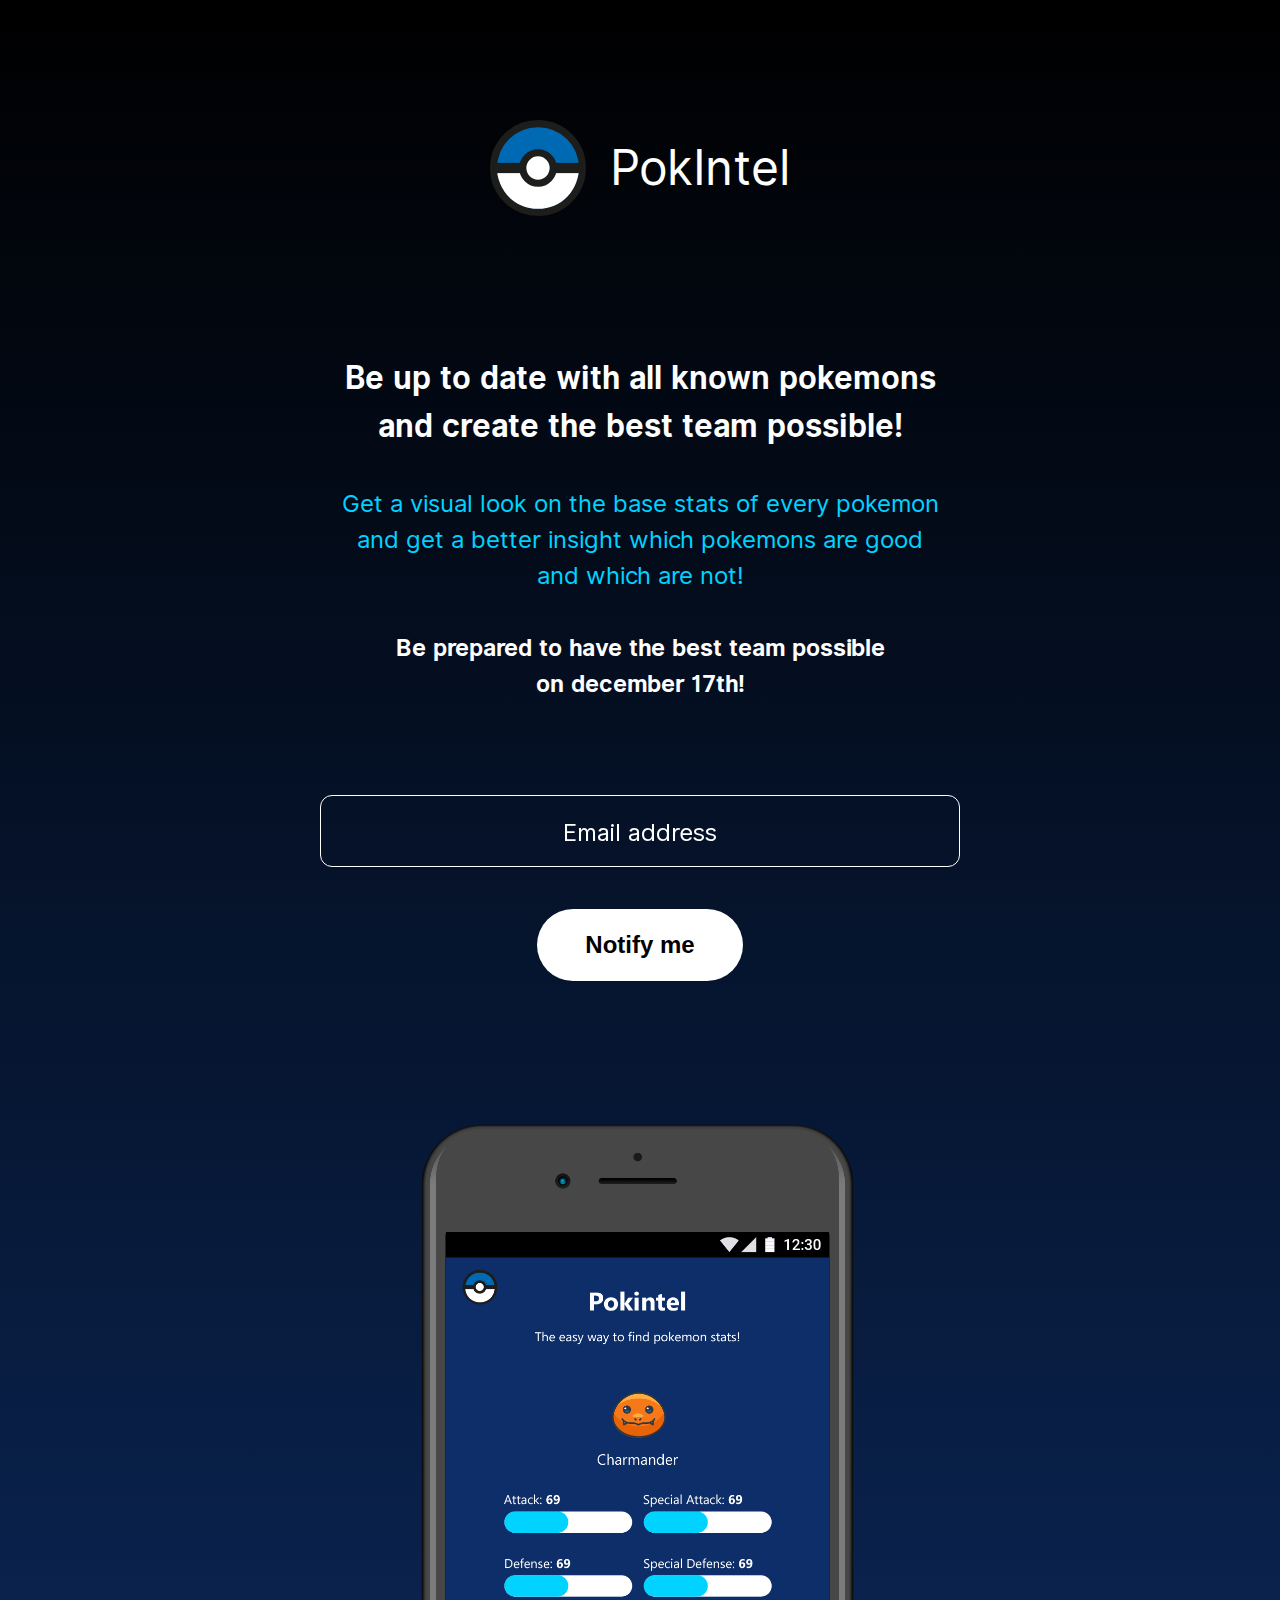
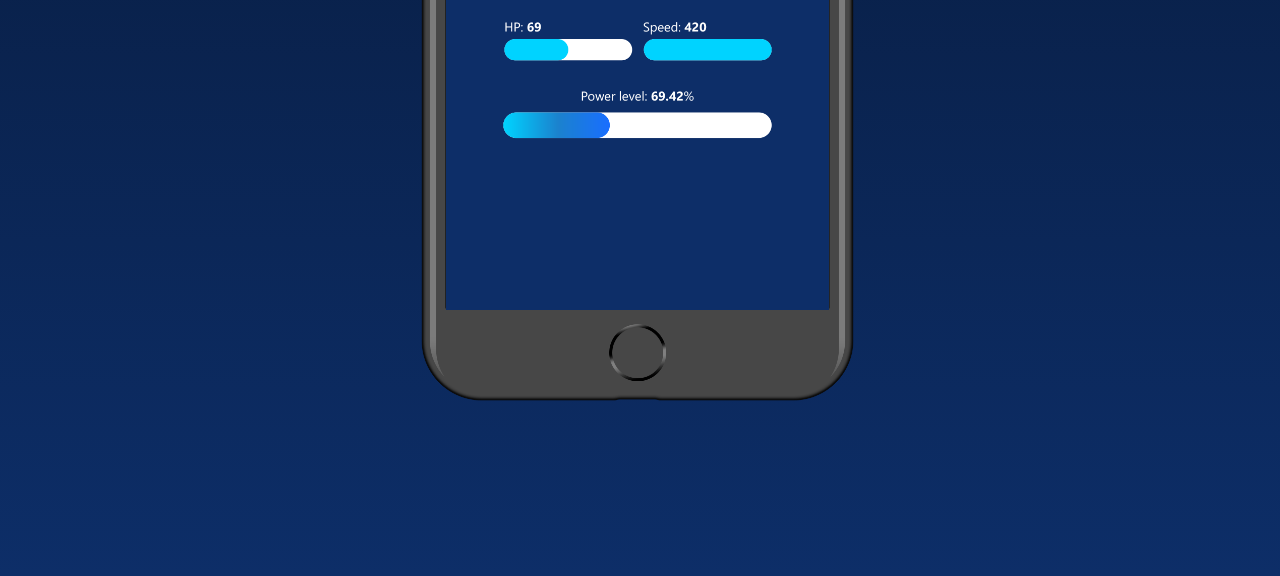
<file: LandingPage.html>
<!DOCTYPE html>
<html lang="en" class="LandingPage_html_background">
    <head>
        <meta charset="UTF-8">
        <meta name="viewport" content="width=device-width, initial-scale=1.0">

        <link rel="apple-touch-icon" sizes="180x180" href="./Images/apple-touch-icon.png">
        <link rel="icon" type="image/png" sizes="32x32" href="./Images/favicon-32x32.png">
        <link rel="icon" type="image/png" sizes="16x16" href="./Images/favicon-16x16.png">
        <link rel="manifest" href="./Images/site.webmanifest">
        <link rel="mask-icon" href="./Images/safari-pinned-tab.svg" color="#5bbad5">
        <meta name="msapplication-TileColor" content="#da532c">
        <meta name="theme-color" content="#ffffff">

        <link rel="stylesheet" href="Style/normalize.css">
        <link rel="stylesheet" href="Style/screen.css">
        <script src="./Script/LandingPage.js"></script>
        <title>LandingPage</title>

    </head>
    <body>
        <div class="c-landingpage ">
            <div class="c-title-icon-text o-layout">
                <svg class="c-pokeball" xmlns="http://www.w3.org/2000/svg" width="134.16" height="134.16" viewBox="0 0 134.16 134.16"><g transform="translate(-218.36 -143.97)"><rect width="124.16" height="124.16" rx="62.08" transform="translate(223.36 148.97)" fill="#0069b4" stroke="#1d1d1b" stroke-miterlimit="10" stroke-width="10"/><path d="M343.18,206.07h0c0,37.51-25.86,62.08-57.77,62.08h0c-31.9,0-58.1-25-57.76-62.08h0" fill="#fff"/><rect width="124.16" height="14.01" transform="translate(223.36 204.04)" fill="#1d1d1b" stroke="#1d1d1b" stroke-miterlimit="10" stroke-width="0.25"/><rect width="42.52" height="42.52" rx="21.26" transform="translate(264.18 189.79)" fill="#fff" stroke="#1d1d1b" stroke-miterlimit="10" stroke-width="10"/></g></svg>
                <div class="c-title-text">PokIntel</div>
            </div>

            <div class="c-text o-layout o-layout--align-center o-layout--justify-center">

                <div class="c-white-text-lg u-center-text u-text-mb">
                    <div>Be up to date with all known pokemons</div>
                    <div>and create the best team possible!</div>
                </div>
        
                <div class="c-cyan-text-sm u-center-text u-text-mb">
                    <div>Get a visual look on the base stats of every pokemon</div>
                    <div>and get a better insight which pokemons are good</div>
                    <div>and which are not!</div>
                </div>
        
                <div class="c-white-text-sm u-center-text">
                    <div>Be prepared to have the best team possible</div>
                    <div>on december 17th!</div>
                </div>

            </div>
            
            <form class="c-email o-layout o-layout--justify-center o-layout--align-center">
                
                <div class="c-form-field js-email-field">
                    <label class="c-label-email js-email-label c-label-floating o-layout o-layout--justify-center" for="username">
                        Email address    
                        <span class="js-email-error-message"></span>
                    </label>
                    <input class=" o-layout-email-input c-input js-email-input" type="email" name="username" id="username"  required>
                </div>

                <div>
                    <button class="o-layout-button_email c-button js-sign-in-button">
                        Notify me
                    </button>
                </div> 
                    
            </form>

            <img class="o-smartphone" src="./Images/mainapp.png" alt="app screen">
        </div>    
    </body>
</html>
</file>
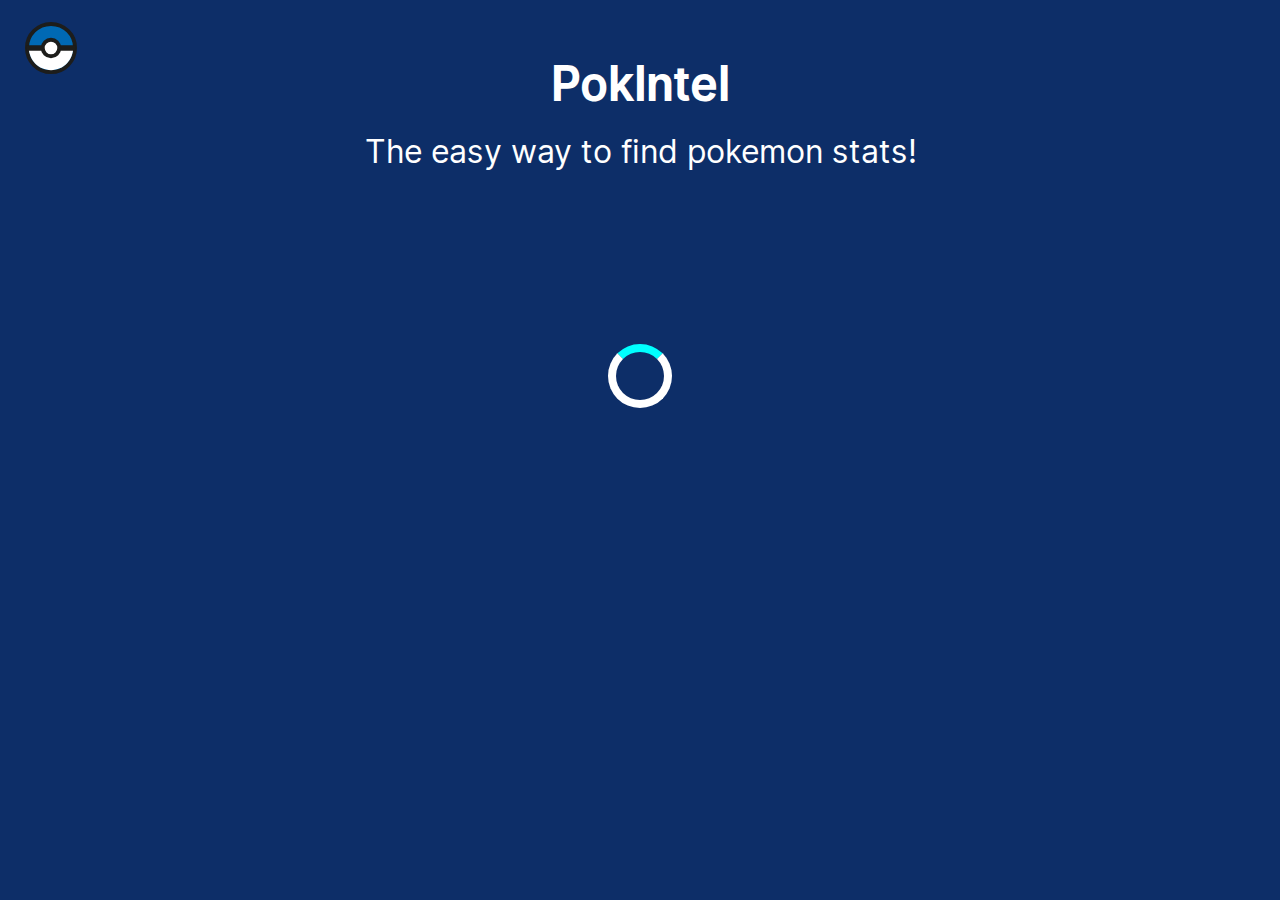
<file: Mainpage.html>
<!doctype html>
<html lang="en">
    <head>
        <meta charset="utf-8">
        <meta name="viewport" content="width=device-width, initial-scale=1.0">
        <title>PokIntel</title>

        <link rel="apple-touch-icon" sizes="180x180" href="./Images/apple-touch-icon.png">
        <link rel="icon" type="image/png" sizes="32x32" href="./Images/favicon-32x32.png">
        <link rel="icon" type="image/png" sizes="16x16" href="./Images/favicon-16x16.png">
        <link rel="manifest" href="./Images/site.webmanifest">
        <link rel="mask-icon" href="./Images/safari-pinned-tab.svg" color="#5bbad5">
        <meta name="msapplication-TileColor" content="#da532c">
        <meta name="theme-color" content="#ffffff">
        <link rel="stylesheet" href="Style/normalize.css">
        <link rel="stylesheet" href="Style/screen.css">
        <script src="./Script/Mainpage.js"></script>
    </head>

    <body>
        <div class='o-container'>

            <div id="myNav" class="overlay">
                <button class="closebtn" id="js-button-close">
                    <svg class="c-close-icon" xmlns="http://www.w3.org/2000/svg"   viewBox="0 0 24 24"  stroke="currentColor" stroke-width="2" stroke-linecap="round" stroke-linejoin="round" class="feather feather-x"><line x1="18" y1="6" x2="6" y2="18"></line><line x1="6" y1="6" x2="18" y2="18"></line></svg>
                </button>

                <div class="overlay-content">

                    <label class="c-type o-normal" for="showAll">Show all</label>
                    <input class="o-hide-accessible" type="radio" id="showAll" name="Type">

                    <label class="c-type o-water" for="water">water</label>
                    <input class="o-hide-accessible" type="radio" id="water" name="Type">

                    <label class="c-type o-fire" for="fire">Fire</label>
                    <input class="o-hide-accessible" type="radio" id="fire" name="Type">
                    
                    <label class="c-type o-grass" for="grass">Grass</label>
                    <input class="o-hide-accessible" type="radio" id="grass" name="Type">

                    <label class="c-type o-electric" for="electric">Electric</label>
                    <input class="o-hide-accessible" type="radio" id="electric" name="Type">
                    
                    <label class="c-type o-ground" for="ground">Ground</label>
                    <input class="o-hide-accessible" type="radio" id="ground" name="Type">

                    <label class="c-type o-rock" for="rock">Rock</label>
                    <input class="o-hide-accessible" type="radio" id="rock" name="Type">

                    <label class="c-type o-steel" for="steel">Steel</label>
                    <input class="o-hide-accessible" type="radio" id="steel" name="Type">

                    <label class="c-type o-dragon" for="dragon">Dragon</label>
                    <input class="o-hide-accessible" type="radio" id="dragon" name="Type">

                    <label class="c-type o-ice" for="ice">Ice</label>
                    <input class="o-hide-accessible" type="radio" id="ice" name="Type">

                    <label class="c-type o-psychic" for="psychic">Psychic</label>
                    <input class="o-hide-accessible" type="radio" id="psychic" name="Type">

                    <label class="c-type o-poison" for="poison">Poison</label>
                    <input class="o-hide-accessible" type="radio" id="poison" name="Type">

                    <label class="c-type o-bug" for="bug">Bug</label>
                    <input class="o-hide-accessible" type="radio" id="bug" name="Type">

                    <label class="c-type o-fairy" for="fairy">Fairy</label>
                    <input class="o-hide-accessible" type="radio" id="fairy" name="Type">

                    <label class="c-type o-ghost" for="ghost">Ghost</label>
                    <input class="o-hide-accessible" type="radio" id="ghost" name="Type">

                    <label class="c-type o-fighting" for="fighting">Fighting</label>
                    <input class="o-hide-accessible" type="radio" id="fighting" name="Type">

                    <label class="c-type o-normal" for="normal">Normal</label>
                    <input class="o-hide-accessible" type="radio" id="normal" name="Type">


                </div>
            </div>

            

            <section class=" o-row o-row--lg ">
                <button class="c-nav-button o-layout o-layout__item o-layout--justify-start o-layout--align-center" id="js-button-open">
                    <svg class="c-nav-icon" id="hamburger-icon" xmlns="http://www.w3.org/2000/svg" width="80" height="80" viewBox="0 0 134.16 134.16"><g transform="translate(-218.36 -143.97)"><rect width="124.16" height="124.16" rx="62.08" transform="translate(223.36 148.97)" fill="#0069b4" stroke="#1d1d1b" stroke-miterlimit="10" stroke-width="10"/><path d="M343.18,206.07h0c0,37.51-25.86,62.08-57.77,62.08h0c-31.9,0-58.1-25-57.76-62.08h0" fill="#fff"/><rect width="124.16" height="14.01" transform="translate(223.36 204.04)" fill="#1d1d1b" stroke="#1d1d1b" stroke-miterlimit="10" stroke-width="0.25"/><rect width="42.52" height="42.52" rx="21.26" transform="translate(264.18 189.79)" fill="#fff" stroke="#1d1d1b" stroke-miterlimit="10" stroke-width="10"/></g></svg>
                </button>
                <div class="o-layout o-layout__item o-layout--justify-center o-layout--align-center ">
                    <p class="c-title-app o-layout o-layout__item o-layout--justify-center">PokIntel</p>
                    <p class="c-motto-app">The easy way to find pokemon stats!</p>
                </div>
            </section>

        </div>
        <div class="o-container">

            <section class="js-pokemonlist">
            </section>

            <div class="o-row o-row--lg o-layout o-layout--justify-center o-layout--align-center">
                <div class="c-loader" id="id_loader"></div>
            </div>

            <div class="watcher js-animate-in-reset">
                
            </div>

        </div>
    </body>
</html>
</file>
<file: Style/screen.css>
/*------------------------------------*\
#FONTS
\*------------------------------------*/

@font-face{
    font-family: "Inter Web";
    font-weight: 400;
    src: url("../Fonts/Inter-UI-Regular.woff2") format("woff2")
}

@font-face{
    font-family: "Inter Web";
    font-weight: 500;
    src: url("../Fonts/Inter-UI-Medium.woff2") format("woff2")
}

@font-face{
    font-family: "Inter Web";
    font-weight: 600;
    src: url("../Fonts/Inter-UI-Bold.woff2") format("woff2")
}

/*------------------------------------*\
#Variables
\*------------------------------------*/

:root {
    /* Global colors general */
    --global-color-alpha-light: #4F95FF;
    --global-color-alpha: #3385FF;
    --global-color-alpha-dark: #2E77E6;
    --global-color-alpha-x-dark: #1B4186;
    --global-color-alpha-x-transparent: #3385ff4d;

    /* Global colors error input landingpage*/
    --global-color-error: #FF3333;
    --global-color-error-transparent: #FF3333bf;

    /* Global colors Text*/
    --global-color-blueText:#00D3FF;
    --global-color-neutral-xxxxx-light: #FFFFFF;
    --global-color-neutral-xxxxx-dark: black;

    /* Global statbar*/
    --global-color-statbar:cyan;
    --global-color-powerlevel:linear-gradient(90deg, rgba(0,0,0,1) 0%, rgba(0,239,255,1) 0%, rgba(0,92,255,1) 100%);

     /* Global colors Mainpage overlay*/
    --global-color-background-overlay: rgba(0,0,0, 0.9);
    --global-color-neutral-xxxx-dark: #0D2E68;

    /* Global colors types*/
    --global-color-type-neutral:#f1f1f1;
    --global-color-type-water:rgba(0,0,255, 0.7);
    --global-color-type-fire:rgba(255,0,0, 0.7);
    --global-color-type-grass: green;
    --global-color-type-electric: yellow;
    --global-color-type-ground: #b5651D;
    --global-color-type-rock: #654321;
    --global-color-type-steel: gray;
    --global-color-type-ice: var(--global-color-statbar);
    --global-color-type-psychic: hotpink;
    --global-color-type-poison: purple;
    --global-color-type-bug:#006400;
    --global-color-type-fairy:#FFB6C1;
    --global-color-type-ghost:#301934;
    --global-color-type-fighting: brown;
    --global-color-type-normal: var(--global-color-neutral-xxxxx-light);
    


    /* global page settings */
    --global-page-backgroundColorLandingpage: linear-gradient(180deg, rgba(0,0,0,1) 0%, rgba(0,0,0,1) 0%, rgba(13,46,104,1) 100%);
    --global-page-backgroundColorMainpage: var(--global-color-neutral-xxxx-dark);
    --global-selection-backgroundColor: var(--global-color-alpha);

    /* border radius */
    --global-borderRadius-email: 0.625rem;
    --global-borderRadius-button: 1.5rem;
    --global-borderWidth: 0.0625rem;
    --global-bar-radius: 1rem;
    --global-bar-radius-md: 1.5rem;


    --global-border : 0.0625rem solid var(--global-color-neutral-xxxxx-light);

    /* transitions */
    --global-transitionEasing-out: ease-out;
    --global-transitionEasing-out-cubic: cubic-bezier(0.22, 0.61, 0.36, 1);
    --global-transitionDuration-alpha: .1s;
    --global-transitionDuration-beta: .2s;
    --global-transitionDuration-gamma: .3s;


     /* Baseline settings */
    --global-baseline-x10: 0.5rem;/* = 8px */
    --global-baseline-x15: 0.75rem; /* = 12px */
    --global-baseline-x20: 1rem; /* = 16px */
    --global-baseline-x30:1.5rem; /* = 24px */
    --global-baseline-x40:2rem; /* = 32px */
    --global-baseline-x50:2.5rem; /* = 40px */
    --global-baseline-x60:3rem; /* = 48px */
    --global-baseline-x80:4rem; /* = 64px */
    --global-baseline-x100:5rem; /* = 80px */
    --global-baseline-x120:6rem; /* = 96px */

    /* Font Sizes */
    --global-fz-sm-xx: var(--global-baseline-x10); /* = 8px */
    --global-fz-sm-x: calc(var(--global-baseline-x10)*1.25); /* = 10px */
    --global-fz-sm: var(--global-baseline-x15); /* = 12px */
    --global-fz-md: var(--global-baseline-x20); /* = 16px */
    --global-fz-lg: var(--global-baseline-x30); /* = 24px */

    /* Heights => for bars main app */
    --global-height-sm:var(--global-baseline-x10);/* = 8px */
    --global-height-md:var(--global-baseline-x15);/* = 12px */
    --global-height-md-x:var(--global-baseline-x20);/* = 16px */
    --global-height-lg:var(--global-baseline-x30);/* = 24px */
    --global-height-lg-x:var(--global-baseline-x40);/* = 32px */
    --global-height-lg-xx:var(--global-baseline-x50);/* = 40px */
    --global-height-lg-xxx:var(--global-baseline-x60);/* = 48px */

    /* Widths => for bars main app */
    --global-width-sm:var(--global-baseline-x10);/* = 8px */
    --global-width-md:var(--global-baseline-x15);/* = 12px */
    --global-width-md-x:var(--global-baseline-x20);/* = 16px */
    --global-width-lg:var(--global-baseline-x30);/* = 24px */
    --global-width-lg-x:var(--global-baseline-x40);/* = 32px */
    --global-width-lg-xx:var(--global-baseline-x50);/* = 40px */
    --global-width-lg-xxx:var(--global-baseline-x60);/* = 48px */



    --global-whitespace-md-plus4: calc(var(--global-baseline-x10) * 2.5); /* = 20px */         
    --global-whitespace: calc(var(--global-baseline-x10) * 3); /* = 24px */

    --global-whitespace-xs: calc(var(--global-baseline-x10) * .5); /* = 4px */
    --global-whitespace-sm: calc(var(--global-baseline-x10) * 1); /*  = 8px */
    --global-whitespace-md: calc(var(--global-baseline-x10) * 2); /*  = 16px */
    --global-whitespace-lg: calc(var(--global-baseline-x10) * 4); /*  = 32px */
    --global-whitespace-xl: calc(var(--global-whitespace) * 2); /*  = 48px */
    --global-whitespace-xxl: calc(var(--global-whitespace) * 3); /*  = 72px */

    /* forms */
    --global-input-focus-boxShadowSpread: 0 0 0 0.1875rem;
    --global-input-focus-boxShadowColor: var(--global-color-alpha-x-transparent);
    --global-input-error-boxShadowColor: var(--global-color-error-x-transparent);
    --global-page-color: var(--global-color-neutral-xxxxx-light);
    --global-label-color: var(--global-color-neutral-xx-light);
    --global-placeholder-color: var(--global-color-neutral-dark);
    --global-input-backgroundColor: var(--global-color-neutral-xxxx-dark);
    --global-input-color: var(--global-color-neutral-xxxx-light);
    --global-input-borderColor: var(--global-input-backgroundColor);
    --global-input-hover-borderColor: var(--global-input-backgroundColor);
    --global-input-focus-borderColor: var(--global-input-backgroundColor);
    --global-input-focus-boxShadowColor: var(--global-color-alpha-light);
    --global-input-error-boxShadowColor: var(--global-color-error-transparent);
}


/*------------------------------------*\
#GENERIC
\*------------------------------------*/

/*
    Generic: Page
    ---
    Global page styles + universal box-sizing:
*/

html {
    background: var(--global-page-backgroundColorMainpage);
    color: var(--global-page-color);
    font-size: 16px;
    line-height: 1.5;
    font-family: "Inter Web", Helvetica, arial, sans-serif;
    box-sizing: border-box;
    -webkit-font-smoothing: antialiased;
    -moz-osx-font-smoothing: grayscale;
    margin: 0px;
    min-height: 100vh;
}



*,
*:before,
*:after {
    box-sizing: inherit;
}

/*
* Remove text-shadow in selection highlight:
* https://twitter.com/miketaylr/status/12228805301
*
* Customize the background color to match your design.
*/

::-moz-selection {
    background: var(--global-selection-backgroundColor);
    color: white;
    text-shadow: none;
}

::selection {
    background: var(--global-selection-backgroundColor);
    color: white;
    text-shadow: none;
}

/*------------------------------------*\
#Elements
\*------------------------------------*/

/*
Elements: Images
---
Default markup for images to make them responsive
*/

img {
    max-width: 100%;
    vertical-align: top;
}

/*
    Elements: typography
    ---
    Default markup for typographic elements
*/

h1,
h2,
h3 {
    font-weight: 700;
}

h1 {
    font-size: 2.25rem;
    line-height: calc(var(--global-baseline-x10) * 6);
    margin: 0 0 var(--global-whitespace);
}

h2 {
    font-size: 2rem;
    line-height: calc(var(--global-baseline-x10) * 5);
    margin: 0 0 var(--global-whitespace);
}

h3 {
    font-size: 1.625rem;
    line-height: calc(var(--global-baseline-x10) * 4);
    margin: 0 0 var(--global-whitespace);
}

h4,
h5,
h6 {
    font-size: 1rem;
    font-weight: 600;
    line-height: calc(var(--global-baseline-x10) * 3);
    margin: 0 0 var(--global-whitespace);
}

p,
ol,
ul,
dl,
table,
address,
figure {
    margin: 0 0 var(--global-baseline-x10);
}

ul,
ol {
    padding-left: var(--global-whitespace);
}

li ul,
li ol {
    margin-bottom: 0;
}

blockquote {
    font-style: normal;
    font-size: 1.5rem;
    line-height: calc(var(--global-baseline-x10) * 6);
    margin: 0 0 var(--global-whitespace);
}

blockquote * {
    font-size: inherit;
    line-height: inherit;
}

figcaption {
    font-weight: 400;
    font-size: 0.75rem;
    line-height: calc(var(--global-baseline-x10) * 2);
    margin-top: var(--global-whitespace-xxs);
}

hr {
    border: 0;
    height: var(--global-borderWidth);
    background: LightGrey;
    margin: 0 0 var(--global-whitespace);
}

a {
    --link-transition: all var(--global-transitionDuration-alpha) var(--global-transitionEasing-out);
    transition: var(--link-transition);
    color: var(--link-color, var(--global-color-alpha));
    outline-color: var(--link-boxShadowColor);
    outline-width: medium;
    outline-offset: 2px;
}

a:visited {
    color: var(--link-visited-color, var(--global-color-alpha));
}

a:hover {
    color: var(--link-hover-color, var(--global-color-alpha-light));
}

a:active {
    color: var(--link-active-color, var(--global-color-alpha-dark));
}

a:focus {
    color: var(--link-focus-color, var(--global-color-alpha));
}

label,
input {
    display: block;
}

select {
    width: 100%;
}





/*==============================================================================================================================================================================================*/





/*#region Mainpage*/


/*#Credits to screen.css from labo's*/

.c-input:focus,
.c-input:active {
    border-color: transparent;
    box-shadow: var(--global-input-focus-boxShadowSpread) var(--input-focus-boxShadowColor, var(--global-input-focus-boxShadowColor));
}


.o-layout {
    display: -webkit-flex;
    display: -ms-flexbox;
    display: flex;
    flex-wrap: wrap;
}

.o-layout__item {
    width: 100%;
    
}


.o-layout--align-center {
    align-items: center;
}


.o-layout--justify-center {
    justify-content: center;
}


.o-container {
    margin-left: auto;
    margin-right: auto;
    max-width: 79.5em; /* 79.5 * 16px = 1272 */
    width: 100%;
    height: 100%;
}


.o-row {
    position: relative;
    padding: var(--global-whitespace) var(--global-whitespace) 0;
}


.o-row--lg {
    padding-top: 48px;
}


/*========================== POKEMON OBJECT CREATED IN MAINPAGE.JS ========================*/

.c-app-pokemon{
    display: grid;
    grid-template-columns:1fr 6.5rem 6.5rem 1fr ;
    grid-template-rows: 1fr 9rem 7.5rem 4rem 1fr;
    column-gap: var(--global-whitespace-md);
    row-gap: var(--global-whitespace-md);
    margin-bottom: var(--global-whitespace-lg);
}

/*POKEMON IMAGE AND NAME*/

.c-pokemon{
    display: flex;
    grid-row:2;
    grid-column-start: 3;
    grid-column-start: span 4;
    margin: 0;
    align-items: center;
    justify-content: center;
    flex-direction: column;

}

.c-sprite-pokemon{
    height: var(--global-baseline-x120);
    width: var(--global-baseline-x120);
}

.c-pokemon-name{
    font-size: var(--global-baseline-x15);
    font-weight: bold;

}

/*STATS: BASE STATS*/

.c-stats-1{
    grid-row: 3;
    grid-column: 2;
    align-self: center;
    justify-self: center;
    width: 100%;

}

.u-stats-fz{
    font-size: calc(var(--global-fz-sm-x)*0.9);
}

.c-stats-2{
    grid-row: 3;
    grid-column: 3;
    align-self: center;
    justify-self: center;
    width: 100%;
}


/*STATS: POWER LEVEL*/

.c-powerlevel{
    display: flex;
    grid-row:4;
    grid-column: 2 / span 2;
    align-self: center;
    flex-direction: column;
    
}

.c-powerlevel-text{
    align-self: center;
    justify-self: center;
    margin-bottom: calc(var(--global-whitespace-sm)*1.2);
    font-size: 0.75rem;
}


/*STATS: LAYOUT*/

.u-progress_bar_color{
    background-color:var(--global-color-neutral-xxxxx-light);
    width: 100%;
    height: calc(var(--global-height-md)*1.2);
}

.c-progress_bar_powerlevel{
    background-color: var(--global-color-neutral-xxxxx-light);
    width: 100%;
    height: var(--global-height-lg);
}

.u-progress_bar_percentage_color{
    background-color: var(--global-color-statbar);
    height:calc(var(--global-height-md)*1.2);
}

.u-bar_radius{
    border-radius: var(--global-bar-radius);
    width:100%
}

.progress_bar_percentage_color_powerlevel{

    background: var(--global-color-powerlevel);
    height:var(--global-height-lg);

}

.u-bar_radius_powerlevel{
    border-radius: var(--global-bar-radius-md);
    width:100%
}

.u-stat-bar-margin-bottom{
    margin-bottom:var(--global-baseline-x10);
}

/*============================ NAVIGATION: SVG EN FILTER LIJST ==========================*/

/*POSITION NAVIGATION: FIXED*/
.c-nav-button{
    position: fixed;
    background: transparent;
    border:0;

    width:var(--global-width-lg-x);
    height:var(--global-height-lg-x);
    left:var(--global-baseline-x10);
    top:var(--global-baseline-x10);   
}



.c-nav-icon{
    height:var(--global-height-lg);
    width:var(--global-width-lg);
}

/*TITLE AND MOTTO*/
.c-title-app{
    font-size: calc(var(--global-fz-md)*1.2);
    font-weight: Bold;
}

.c-motto-app{
font-size: var(--global-fz-sm);
text-align: center;
}

/*LAYOUT OVERLAY FILTER*/
.overlay {
    min-height: 100%;
    width: 0;
    position: fixed;
    z-index: 1;
    top: 0;
    left: 0;
    background-color: var(--global-color-background-overlay);
    overflow-x: hidden;
    transition: 0.5s;
    z-index: 30;
    text-align: center;
  }
  
/*OVERLAY ITEMS*/

.overlay-content {
    position: relative;
    top: var(--global-baseline-x30);
    width: 100%;
    text-align: center;
  }

.overlay .closebtn {
    position: absolute;
    background:transparent;
    border:0;
    right: 0;
    width: var(--global-width-lg);
    height: var(--global-height-lg);
}

.o-hide-accessible {
    position: absolute;
    width: 1px;
    height: 1px;
    padding: 0;
    margin: -1px;
    overflow: hidden;
    clip: rect(0, 0, 0, 0);
    border: 0;
}
  
  
.overlay .o-water:hover{
    background-color:var(--global-color-type-water);
}

.overlay .o-fire:hover{
      background-color: var(--global-color-type-fire);
  }

.overlay .o-grass:hover{
    background-color: var(--global-color-type-grass);
}

.overlay .o-electric:hover{
    background-color: var(--global-color-type-electric);
    color:var(--global-color-neutral-xxxxx-dark);
}

.overlay .o-ground:hover{
    background-color: var(--global-color-type-ground);
}

.overlay .o-rock:hover{
    background-color: var(--global-color-type-rock); ;
    color:var(--global-color-neutral-xxxxx-light);
}

.overlay .o-steel:hover{
    background-color: var(--global-color-type-steel);
}

.overlay .o-dragon:hover{
    background-color: var(--global-color-alpha);
}

.overlay .o-ice:hover{
    background-color: var(--global-color-type-ice);
    color:var(--global-color-neutral-xxxxx-dark);
}

.overlay .o-psychic:hover{
    background-color: var(--global-color-type-psychic);
    color:var(--global-color-neutral-xxxxx-dark);
}

.overlay .o-poison:hover{
    background-color: var(--global-color-type-poison);
}

.overlay .o-bug:hover{
    background-color: var(--global-color-type-bug);
}

.overlay .o-fairy:hover{
    background-color:var(--global-color-type-fairy);
    color:var(--global-color-neutral-xxxxx-dark);
}

.overlay .o-ghost:hover{
    background-color: var(--global-color-type-ghost);
}

.overlay .o-fighting:hover{
    background-color: var(--global-color-type-fighting);
}

.overlay .o-normal:hover{
    background-color: var(--global-color-type-normal);
    color:var(--global-color-neutral-xxxxx-dark);
}

.c-close-icon{
    stroke:var(--global-color-neutral-xxxxx-light);
}
  

.c-type{
    font-size: calc(var(--global-fz-sm)*3/4);
    padding-top: calc(var(--global-baseline-x10)/2);
    padding-bottom: calc(var(--global-baseline-x10)/2);
}
  


/*============================= LOADER OBJECT AND ANIMATION ===========================*/

  .c-loader {
    border: var(--global-baseline-x10) solid var(--global-color-neutral-xxxxx-light); /* Light grey */
    border-top: var(--global-baseline-x10) solid var(--global-color-statbar); /* Blue */
    border-radius: 50%;
    width: var(--global-height-lg-xx);
    height: var(--global-width-lg-xx);
    animation: spin 2s linear infinite;
    margin-bottom: var(--global-baseline-x50);
  }
  
  @keyframes spin {
    0% { transform: rotate(0deg); }
    100% { transform: rotate(360deg); }
  }

  .o-hide{
      opacity: 0;
  }

  .u-stat-bar-margin-bottom p{
        margin-bottom: 0.25rem;
  }


/*==================================== MEDIAQUERIES ====================================*/
@media(min-width:360px){
    .c-app-pokemon{
        display: grid;
        grid-template-columns:1fr 7rem 7rem 1fr ;
        grid-template-rows: 1fr 9rem 7.5rem 5rem 1fr;
        column-gap: var(--global-baseline-x20);
        row-gap: var(--global-baseline-x20);
        margin-bottom: var(--global-baseline-x40);
    }
    
    
    .c-sprite-pokemon{
        height: var(--global-baseline-x120);
        width: var(--global-baseline-x120);
    }
    
    .c-pokemon-name{
        font-size: var(--global-fz-sm);
    }
    
    /*STATS: BASE STATS POSITION*/

    
    .u-stats-fz{
        font-size: var(--global-fz-sm-x)
    }
    
    
    
    /*============================ NAVIGATION: SVG EN FILTER LIJST ==========================*/
    
    /*POSITION NAVIGATION: FIXED*/
    .c-nav-button{
        width: var(--global-width-lg-xx);
        height: var(--global-height-lg-xx);
        left:var(--global-baseline-x10);
        top:var(--global-baseline-x10);
    }

    .c-nav-icon{
        height:var(--global-height-lg-xx);
        width:var(--global-width-lg-xx);
    }
    
    
    
    /*TITLE AND MOTTO*/
    .c-title-app{
        font-size: var(--global-fz-lg)
    }
    
    .c-motto-app{
    font-size: calc(var(--global-fz-md)*0.9)
    }

    .overlay-content {
        top: var(--global-baseline-x40);
      }


    .overlay .closebtn {
        position: absolute;
        right: calc(var(--global-baseline-x10)/2);
        top:calc(var(--global-baseline-x10)/2);
        width: var(--global-baseline-x40);
        height: var(--global-baseline-x40);
      }

    .c-close-icon{
        height: var(--global-baseline-x20);
        width: var(--global-baseline-x20);
    }
      
    
      .c-type{
          font-size: var(--global-baseline-x15);
      }
    
    
    

}

@media(min-width:720px){
    .c-app-pokemon{
        display: grid;
        grid-template-columns:1fr 12rem 12rem 1fr ;
        grid-template-rows: 1fr 12rem 12rem 7rem 1fr;

    }
    
    
    .c-sprite-pokemon{
        height: calc(var(--global-baseline-x100)*1.75);
        width: calc(var(--global-baseline-x100)*1.75);
    }
    
    .c-pokemon-name{
        font-size: var(--global-fz-md);
    }
    
    .u-stats-fz{
        font-size: var(--global-fz-md)
    }
    
    /*STATS: LAYOUT*/

    .u-progress_bar_color{
        height: var(--global-height-lg);
    }

    .c-progress_bar_powerlevel{
        height: var(--global-height-lg-xx);
    }

    .u-progress_bar_percentage_color{
        height:var(--global-height-lg);

    }

    .progress_bar_percentage_color_powerlevel{
        height:var(--global-height-lg-xx);
    }

    .c-powerlevel-text{
        margin-bottom: var(--global-whitespace-md);
        font-size: calc(var(--global-fz-md)*1.2);
    }

    .u-stat-bar-margin-bottom{
        margin-bottom:var(--global-baseline-x15);
    }

    
    
    /*============================ NAVIGATION: SVG EN FILTER LIJST ==========================*/
    
    /*POSITION NAVIGATION: FIXED*/
    .c-nav-button{
        width: calc(var(--global-width-sm)*7);
        height: calc(var(--global-height-sm)*7);
        left:var(--global-baseline-x15);

    }
    
    .c-nav-icon{
        width: calc(var(--global-width-sm)*7);
        height: calc(var(--global-height-sm)*7);
    }
    
    /*TITLE AND MOTTO*/
    .c-title-app{
        font-size: calc(var(--global-fz-lg)*1.5);
    }
    
    .c-motto-app{
    font-size: var(--global-fz-lg);
    }

    .overlay-content {
        position: relative;
        top: var(--global-baseline-x60);
        width: 100%;
        text-align: center;
      }


    .overlay .closebtn {
        position: absolute;
        right: var(--global-baseline-x10);
        top:var(--global-baseline-x10);
        width: var(--global-width-lg-xx);
        height: var(--global-height-lg-xx);
      }

    .c-close-icon{
        height: var(--global-height-lg);
        width: var(--global-width-lg);
    }
      
    
      .c-type{
          font-size: var(--global-fz-md);
          padding-top: var(--global-baseline-x10);
          padding-bottom: var(--global-baseline-x10);
          
    }

    .c-loader {
        width: calc(var(--global-width-lg-x)*2);
        height: calc(var(--global-height-lg-x)*2);
      }

}

@media(min-width:1024px){
    .o-row--lg{
        padding-bottom: var(--global-baseline-x60);
    }

    .o-container{
        margin-bottom: var(--global-baseline-x80);

    }    
    
    .c-app-pokemon{
        display: grid;
        grid-template-columns:1fr 10rem 16rem 16rem 1fr ;
        grid-template-rows: 1fr 18rem 9rem 1fr;
        margin-bottom: 7.5rem;
        column-gap: var(--global-baseline-x40);

    }
    
    /*POKEMON IMAGE AND NAME*/
    
    .c-pokemon{
        display: flex;
        grid-row:2;
        grid-column-start: 2;
        margin: 0;
        align-items: center;
        justify-content: center;
        flex-direction: column;
    }
    
    .c-sprite-pokemon{
        height: calc(var(--global-height-lg-xx)*4);
        width: calc(var(--global-height-lg-xx)*4);
    }
    
    .c-pokemon-name{
        font-size: calc(var(--global-fz-md)*1.3);
    }
    
    /*STATS: BASE STATS POSITION*/
    
    .c-stats-1{
        grid-row: 2;
        grid-column: 3;
    }
    
    .u-stats-fz{
        font-size: calc(var(--global-fz-md)*1.3);
    }

    .c-stats-2{
        grid-row: 2;
        grid-column: 4;
    }

    
    /*STATS: POWER LEVEL: POSITION*/
    
    .c-powerlevel{
        grid-row:3;
        grid-column: 2 / span 3;
    }
    
    .c-powerlevel-text{
        font-size: calc(var(--global-fz-md)*1.5);
    }
    
    .u-stat-bar-margin-bottom{
        margin-bottom:calc(var(--global-baseline-x10)*1.5);
    }
    
    /*STATS: LAYOUT*/
    
    .u-progress_bar_color{
        height: calc(var(--global-height-lg)*1.5);
    }

    .u-progress_bar_percentage_color{
        height:calc(var(--global-height-lg)*1.5);
    }
    
    .c-progress_bar_powerlevel{
        height: calc(var(--global-height-lg-xx)*1.5);
    }

    .progress_bar_percentage_color_powerlevel{
        height:calc(var(--global-height-lg-xx)*1.5);
    }
    

    
    /*============================ NAVIGATION: SVG EN FILTER LIJST ==========================*/
    
    /*POSITION NAVIGATION: FIXED*/
    .c-nav-button{
        width: calc(var(--global-width-lg-x)*2);
        height: calc(var(--global-height-lg-x)*2);
        left: calc(var(--global-baseline-x20)*1.2);  
        top: calc(var(--global-baseline-x20)*1);  ;
    }

    .c-nav-icon{
        height:calc(var(--global-height-lg-x)*1.75);
        width:calc(var(--global-width-lg-x)*1.75);
    }

    
    /*TITLE AND MOTTO*/
    .c-title-app{
        font-size: calc(var(--global-fz-md)*3)
    }
    
    .c-motto-app{
    font-size: calc(var(--global-fz-md)*2)
    }

      
    /*OVERLAY ITEMS*/


    .overlay-content {
        top: calc(var(--global-baseline-x60)*1.2);
      }
      
    
      .c-type{
        font-size: calc(var(--global-fz-sm)*1.75);
        }

      .overlay .closebtn {
        position: absolute;
        right: var(--global-baseline-x30);
        top:var(--global-baseline-x15);
        width: var(--global-width-lg-xx);
        height: var(--global-height-lg-xx);
      }

    .c-close-icon{
        height: calc(var(--global-height-lg)*1.5);
        width: cacl(var(--global-width-lg)*1.5);
    }
      
    .c-loader {
        width: calc(var(--global-width-lg-x)*2);
        height: calc(var(--global-height-lg-x)*2);
      }

      .u-bar_radius_powerlevel{
        border-radius: calc(var(--global-bar-radius-md)*2);
        width:100%
    }

    

}

@media(min-width:1440px){
 
    
    .c-app-pokemon{
        display: grid;
        grid-template-columns:1fr 15rem 20rem 20rem 1fr ;
        grid-template-rows: 1fr 18rem 8rem 1fr;
        column-gap: var(--global-baseline-x40);
        row-gap: var(--global-baseline-x40);

    }
    
    /*POKEMON IMAGE AND NAME*/

    
    .c-sprite-pokemon{
        height: calc(var(--global-height-lg-xx)*5);
        width: calc(var(--global-width-lg-xx)*5);
    }
    
    .c-pokemon-name{
        font-size: calc(var(--global-fz-md)*1.25)
    }
    
    /*STATS: BASE STATS POSITION*/
    
    
    .u-stats-fz{
        font-size: calc(var(--global-fz-md)*1.25)
    }

    .u-stat-bar-margin-bottom{
        margin-bottom:var(--global-baseline-x20);
    }
    
    
    /*STATS: POWER LEVEL*/
    
    
    .c-powerlevel-text{

        margin-bottom: var(--global-baseline-x20);
        font-size: calc(var(--global-fz-md)*1.5)
    }
    

    /*============================ NAVIGATION: SVG EN FILTER LIJST ==========================*/
    

    .c-nav-button{
        width: calc(var(--global-width-lg-x)*2.5);
        height: calc(var(--global-height-lg-x)*2.5);
        left: calc(var(--global-baseline-x20)*1.5);  
    }

    .c-nav-icon{
        height:calc(var(--global-height-lg-x)*2);
        width:calc(var(--global-width-lg-x)*2);
    }


    
    
    .overlay .closebtn {
        top:var(--global-baseline-x10);
        width: calc(var(--global-width-lg-x)*2);
        height: calc(var(--global-height-lg-x)*2);
      }


      .o-container{
          margin-bottom: var(--global-baseline-x120);
      }

      .c-type{
        font-size: calc(var(--global-fz-sm)*1.75);
    }

    .overlay-content {
        top: var(--global-baseline-x100);

      }
      

}

/*#endregion Mainpage*/


/*#region LandingPage */


/*================================ LANDINGPAGE: GRID =================================*/


.c-landingpage{
    display:grid;
    grid-template-columns: auto 16rem auto;
    grid-template-rows:1fr 4rem 10rem 5rem 25rem 1fr;
    row-gap: var(--global-baseline-x40)
}


.o-smartphone{
      grid-column:2;
      grid-row:5;

      height: 25rem;
      justify-self: center;
  }

.c-title-icon-text{
    grid-column-start:2;
    grid-column-end:3;
    grid-row-start: 2;
    grid-row-end:2;
    justify-content: center;
    align-self: center;
    margin:0

}

.c-text{
    grid-column-start:2;
    grid-column-end:3;
    grid-row-start: 3;
    grid-row-end:3;
}

.c-email{
    grid-column-start:2;
    grid-column-end:3;
    grid-row-start: 4;
    grid-row-end:4;

    align-self: center;
}

/*================================== BACKGROUND PAGE ================================*/
.LandingPage_html_background{
    background: var(--global-page-backgroundColorLandingpage);
  }
 
/*================================ TITLE: POKEBALL SVG ==============================*/

  .c-pokeball{
      height:var(--global-height-lg-xx);
      width:var(--global-width-lg-xx);
  }

/*==================================== TITLE: TEXT ==================================*/

  .c-title-text{
      font-size: var(--global-fz-lg);
      margin-bottom: 0;
      margin-left:var(--global-baseline-x10);
      align-self: center;
  }

  .c-title{
      margin-bottom:var(--global-whitespace-md)
  }

/*===================================== BODY: TEXT ===================================*/

.c-text-mb{
    margin-bottom:var(--global-whitespace-md);
}

.c-white-text-lg{
    font-size: var(--global-fz-sm);
    line-height: var(--global-baseline-x30);
    font-weight: bold;
}

.c-cyan-text-sm{
    font-size: calc(var(--global-fz-sm-xx)*1.2);
    line-height: var(--global-baseline-x20);
    color:var(--global-color-blueText);
}

.c-white-text-sm{
    font-size: calc(var(--global-fz-sm-xx)*1.2);
    line-height:  var(--global-baseline-x20);
    font-weight: bold; ;

}

.u-center-text{
    text-align: center;
}


/*================================== BODY: EMAIL INPUT===============================*/
.c-form-field {
    position: relative;
    display: flex;
    justify-content: center;
    align-content: center;
  }
  
.c-form-field--option {
    display: flex;
    align-items: center;
  }
  
.c-form-field-option-center {
    display: flex;
    justify-content: center;
  }


.c-label-email{
    font-size: calc(var(--global-fz-sm-xx)*1.3);
}

.o-layout-email-input{
    width:100%;
    height: var(--global-baseline-x10);
    margin-bottom: var(--global-whitespace-md);
    border-radius: calc(var(--global-borderRadius-email)/1.5);
    border: var(--global-border);
    padding: var(--global-whitespace-md); 
    background-color: transparent;
    text-align: center; 
    font-weight: bold;
    outline: none;
}



/*------------------------------------*\
#States
\*------------------------------------*/

.has-error {
    --label-color: var(--global-color-error);
    --input-borderColor: var(--global-input-error-borderColor);
    --input-hover-borderColor: var(--global-input-error-borderColor);
    --input-focus-borderColor: var(--global-input-error-borderColor);
    --input-focus-boxShadowColor: var(--global-input-error-boxShadowColor);
}



.c-input{
    color:var(--global-color-neutral-xxxxx-light);
    font-size: 0.65rem;
    width: 16rem;
}

input::placeholder{
    color:var(--global-color-neutral-xxxxx-light);
    opacity: 75%;

}

/* FLOATING LABEL*/

.c-label-floating {
    position: absolute;
    top:calc(var(--global-whitespace-sm)/4*3);
    padding: var(--global-whitespace-xs) var(--global-whitespace-sm);
    will-change: transform;
    transform: translateY(0);
    transition: transform 200ms ease-in-out;
    background: transparent;
  }

.c-form-field:focus-within .c-label-floating,
.c-label-floating.is-floating {
  transform: translateY(-2rem);
}

/* MAKES ERROR MESSAGE DISAPPEAR*/
.u-none{
    display:none;
}

/*================================ BODY: EMAIL BUTTON=================================*/

.c-button {
    font-size: calc(var(--global-baseline-x10)*1.3);
    font-weight: 600;
    border-radius: var(--global-borderRadius-button);
    border: none;
    background-color: var(--global-color-neutral-xxxxx-light);
    color: var(--global-color-neutral-xxxxx-dark);
    padding:calc(var(--global-whitespace-sm)/2) var(--global-whitespace);
    line-height: calc(var(--global-baseline-x10) * 3);
    width: 100%;
    outline: none;
    box-shadow: var(--button-boxShadow, 0);
    transition: all var(--global-transitionDuration-alpha) var(--global-transitionEasing-out);
}

.c-button:hover {
    background-color: var(--global-color-alpha-light)
}

.c-button:focus {
    background-color: var(--global-color-alpha-light);
    box-shadow: var(--global-input-focus-boxShadowSpread) var(--global-input-focus-boxShadowColor);
    color:var(--global-color-neutral-xxxxx-light);
}

.c-button:active {
    background-color: var(--global-color-alpha-dark);

}

.o-layout-button_email{
    text-align: center;
    text-decoration: none;
    margin:auto;

}



/*============================================================ MEDIA QUERIES VOOR LANDING PAGE ==================================================================*/

@media(min-width:420px){

     /*============================== LANDINGPAGE: GRID ===============================*/

    .c-landingpage{
        display:grid;
        grid-template-columns: auto 25rem auto;
        grid-template-rows:1fr 5rem 16rem 8rem 35rem 1fr;
        row-gap: var(--global-baseline-x60);
    }

    /*==================================== POKEBALL ===================================*/
    .c-pokeball{
        height:calc(var(--global-height-lg-x)*2);
        width:calc(var(--global-width-lg-x)*2)
    }
  
  /*==================================== TITLE: TEXT ==================================*/
  
    .c-title-text{
        font-size: calc(var(--global-fz-md)*2);
        margin-left:var(--global-baseline-x15);

    }

  /*===================================== BODY: TEXT ===================================*/
  
  .c-text-mb{
      margin-bottom:var(--global-baseline-x30)
  }
  
  .c-white-text-lg{
      font-size: calc(var(--global-fz-md)*1.25);
      line-height: var(--global-baseline-x40);
  }
  
  .c-cyan-text-sm{
      font-size: var(--global-fz-md);
      line-height: var(--global-baseline-x30);
  }
  
  .c-white-text-sm{
      font-size: var(--global-fz-md);
      line-height: var(--global-baseline-x30);
  }

  
  /*================================== BODY: EMAIL INPUT===============================*/
    
  .c-label-email{
      font-size: var(--global-fz-md);
  }
  
  .o-layout-email-input{
      width:24rem;
      height: var(--global-height-lg-xxx);
      margin-bottom: calc(var(--global-whitespace-md)*1.5);
      padding: var(--global-whitespace-md); 
      border-radius: calc(var(--global-borderRadius-email));
  }

  .c-input{
    font-size: var(--global-fz-md);
    width: 24rem;
}
  
  
  /* FLOATING LABEL*/
  .c-label-floating {
    top:calc(var(--global-whitespace-sm)*1.1);

  }
  .c-form-field:focus-within .c-label-floating,
  .c-label-floating.is-floating {
    transform: translateY(-3rem);
  }
  
  
  /*================================ BODY: EMAIL BUTTON=================================*/
  
  .c-button {
      font-size: var(--global-fz-md);
  }


  .o-layout-button_email{
      padding:calc(var(--global-whitespace-sm)*1.5) calc(var(--global-whitespace)*1.5);
  }
  
 
  .o-smartphone{
        height: 35rem;
    }
}

@media(min-width:920px){

    .c-landingpage{
        display:grid;
        grid-template-columns: auto 48rem auto;
        grid-template-rows:1fr 9rem 24rem 9rem 64rem 1fr;
        row-gap: var(--global-baseline-x120);
    }



    .c-pokeball{
        height:var(--global-baseline-x120);
        width:var(--global-baseline-x120);
    }
  
  /*==================================== TITLE: TEXT ==================================*/
  
    .c-title-text{
        font-size: var(--global-baseline-x60);

        margin-left:var(--global-baseline-x30);
        align-self: center;
    }

  /*===================================== BODY: TEXT ===================================*/
  
  .c-text-mb{
      margin-bottom:var(--global-whitespace-xl);
  }
  
  .c-white-text-lg{
      font-size: calc(var(--global-fz-md)*2);
      line-height: var(--global-baseline-x60);
  }
  
  .c-cyan-text-sm{
      font-size: var(--global-fz-lg);
      line-height: calc(var(--global-baseline-x15)*3);
  }
  
  .c-white-text-sm{
      font-size: var(--global-fz-lg);
      line-height: calc(var(--global-baseline-x15)*3);
  }

  
  /*================================== BODY: EMAIL INPUT===============================*/
    
  .c-label-email{
      font-size: 1.5rem;
  }
  
  .o-layout-email-input{
    height: 4.5rem;
    margin-bottom: calc(var(--global-whitespace-lg)*1.3);
    border-radius: calc(var(--global-borderRadius-email)*1.2);
    border: var(--global-border);
    padding: var(--global-whitespace-md); 
    background-color: transparent;
    text-align: center; 
    font-weight: bold;
    outline: none;
  }

  .c-input{
    font-size: var(--global-fz-lg);
    width: 40rem;
}
  
  
  /* FLOATING LABEL*/
  
  .c-label-floating {
      position: absolute;
      top:var(--global-baseline-x20);
      padding: var(--global-whitespace-xs) var(--global-whitespace-md);
    }
  
  .c-form-field:focus-within .c-label-floating,
  .c-label-floating.is-floating {
    transform: translateY(-4.5rem);
  }
  
  
  /*================================ BODY: EMAIL BUTTON=================================*/
  
  .c-button {
    font-size: var(--global-fz-lg);
  }


  .o-layout-button_email{
      padding: calc(var(--global-whitespace-sm)*3) var(--global-whitespace-xl);
      border-radius: 3rem;
  }
  
  .o-smartphone{
    height: 64rem;
}
  

}

@media(min-width:1480px){

     /*================================ LANDINGPAGE: GRID =================================*/
  
  
  .c-landingpage{
      display:grid;
      grid-template-columns: auto 36rem 36rem auto;
      grid-template-rows:1fr 10rem 16rem 9rem 1fr;
      row-gap: 3rem;
      column-gap: 1rem;
      min-height: 100vh;
  }
  
  
  .o-smartphone{
        height: 44rem;
        grid-column:3;
        grid-row-start: 2;
        grid-row-end:3;
        align-self: auto;
    }
  
  .c-title-icon-text{
      grid-column-start:2;
      grid-column-end:3;
      grid-row-start: 2;
      grid-row-end:2;
      justify-content: center;
      align-self: center;
      margin:0
  
  }
  
  .c-text{
      grid-column-start:2;
      grid-column-end:3;
      grid-row-start: 3;
      grid-row-end:3;
  }
  
  .c-email{
      grid-column-start:2;
      grid-column-end:3;
      grid-row-start: 4;
      grid-row-end:4;
  
      align-self: center;
  } 
    .c-pokeball{
        height:var(--global-baseline-x120);
        width:var(--global-baseline-x120);
    }
  
  /*==================================== TITLE: TEXT ==================================*/
  
    .c-title-text{
        font-size: calc(var(--global-fz-md)*3);

        margin-left:calc(var(--global-whitespace-sm)*3);
        align-self: center;
    }

  /*===================================== BODY: TEXT ===================================*/
  
  .c-text-mb{
      margin-bottom:var(--global-whitespace-lg);
  }
  
  .c-white-text-lg{
      font-size: var(--global-fz-lg);
      line-height: calc(var(--global-baseline-x15)*3)
  }
  
  .c-cyan-text-sm{
      font-size: var(--global-fz-md);
      line-height: var(--global-baseline-x30);
  }
  
  .c-white-text-sm{
      font-size: var(--global-fz-md);
      line-height: var(--global-baseline-x30);
  }

  
  /*================================== BODY: EMAIL INPUT===============================*/
  .c-input{
    font-size: var(--global-fz-md);
    width: 48rem;
}
    
  .c-label-email{
      font-size: var(--global-fz-md);
  }
  
  .o-layout-email-input{
      display: block;
      width:32rem;
      height: var(--global-baseline-x60);
      margin-bottom: var(--global-whitespace-lg);
      padding: var(--global-whitespace-md); 
  }
  
  
  /* FLOATING LABEL*/
  
  .c-label-floating {
      top:calc(var(--global-baseline-x10)*1);
      padding: var(--global-whitespace-xs) var(--global-whitespace-md);
    }
  
  .c-form-field:focus-within .c-label-floating,
  .c-label-floating.is-floating {
    transform: translateY(-3rem);
  }
  
  
  /*================================ BODY: EMAIL BUTTON=================================*/
  
  .c-button {
      font-size: 1rem;
  }


  .o-layout-button_email{
      padding:calc(var(--global-whitespace-sm)*1.5) var(--global-whitespace-lg);
      border-radius: 3rem;
  }

  
 
}

/*#endregion Landingpage */
</file>
